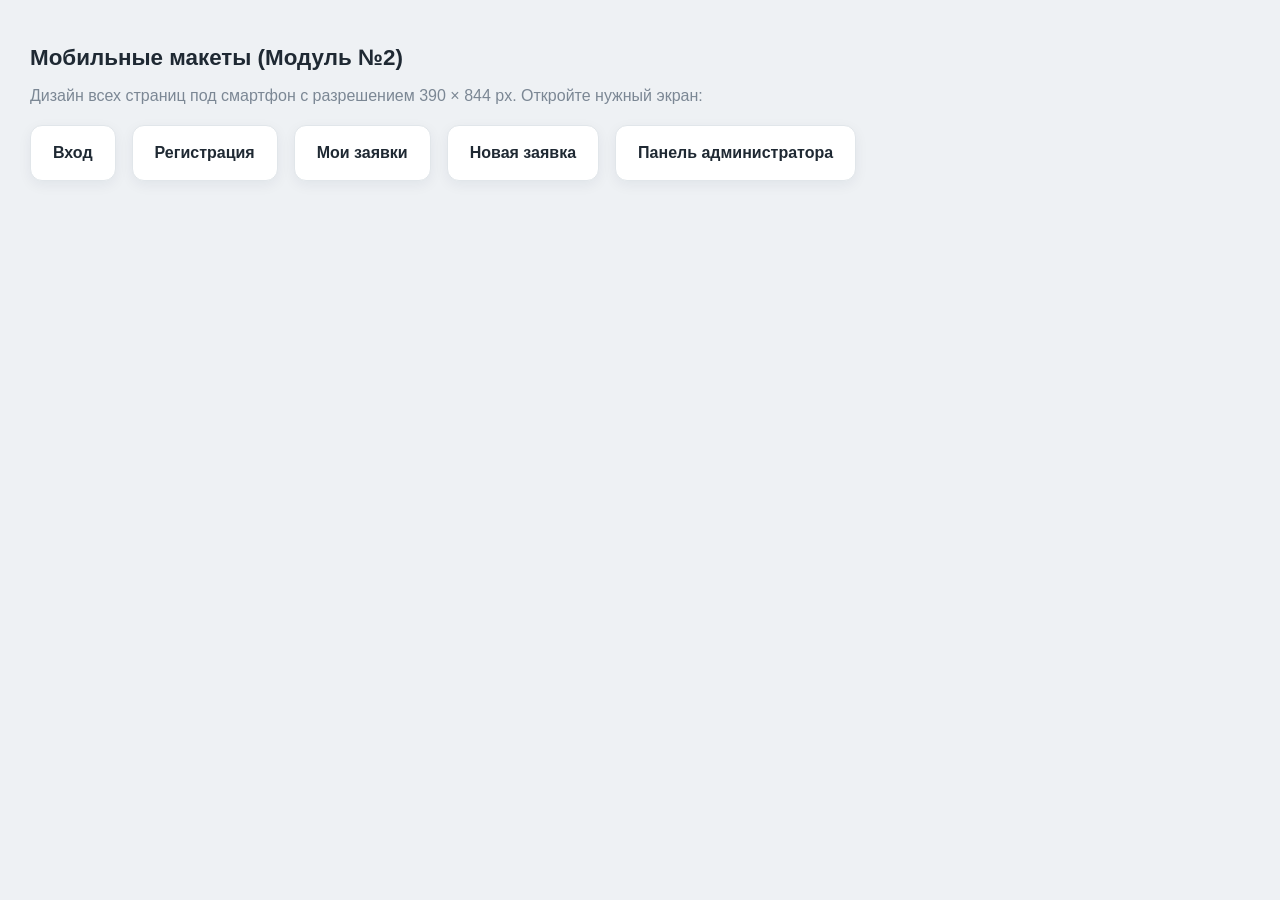
<file: mobile/index.html>
<!DOCTYPE html>
<html lang="ru">
<head>
<meta charset="UTF-8">
<meta name="viewport" content="width=device-width, initial-scale=1.0">
<title>Мобильные макеты 390×844</title>
<style>
    body{font-family:'Segoe UI',Arial,sans-serif;background:#eef1f4;margin:0;padding:30px;color:#1f2933}
    h1{font-size:1.4rem}.muted{color:#7b8794}
    .grid{display:flex;flex-wrap:wrap;gap:16px;margin-top:20px}
    a.tile{display:block;background:#fff;border:1px solid #e1e6ea;border-radius:12px;padding:18px 22px;
        text-decoration:none;color:#1f2933;font-weight:600;box-shadow:0 4px 14px rgba(20,40,60,.06)}
    a.tile:hover{border-color:#1f8a70;color:#1f8a70}
    .open-all{margin-top:20px}
</style>
</head>
<body>
    <h1>Мобильные макеты (Модуль №2)</h1>
    <p class="muted">Дизайн всех страниц под смартфон с разрешением 390 × 844 px. Откройте нужный экран:</p>
    <div class="grid">
        <a class="tile" href="login.html">Вход</a>
        <a class="tile" href="register.html">Регистрация</a>
        <a class="tile" href="dashboard.html">Мои заявки</a>
        <a class="tile" href="create.html">Новая заявка</a>
        <a class="tile" href="admin.html">Панель администратора</a>
    </div>
</body>
</html>
</file>
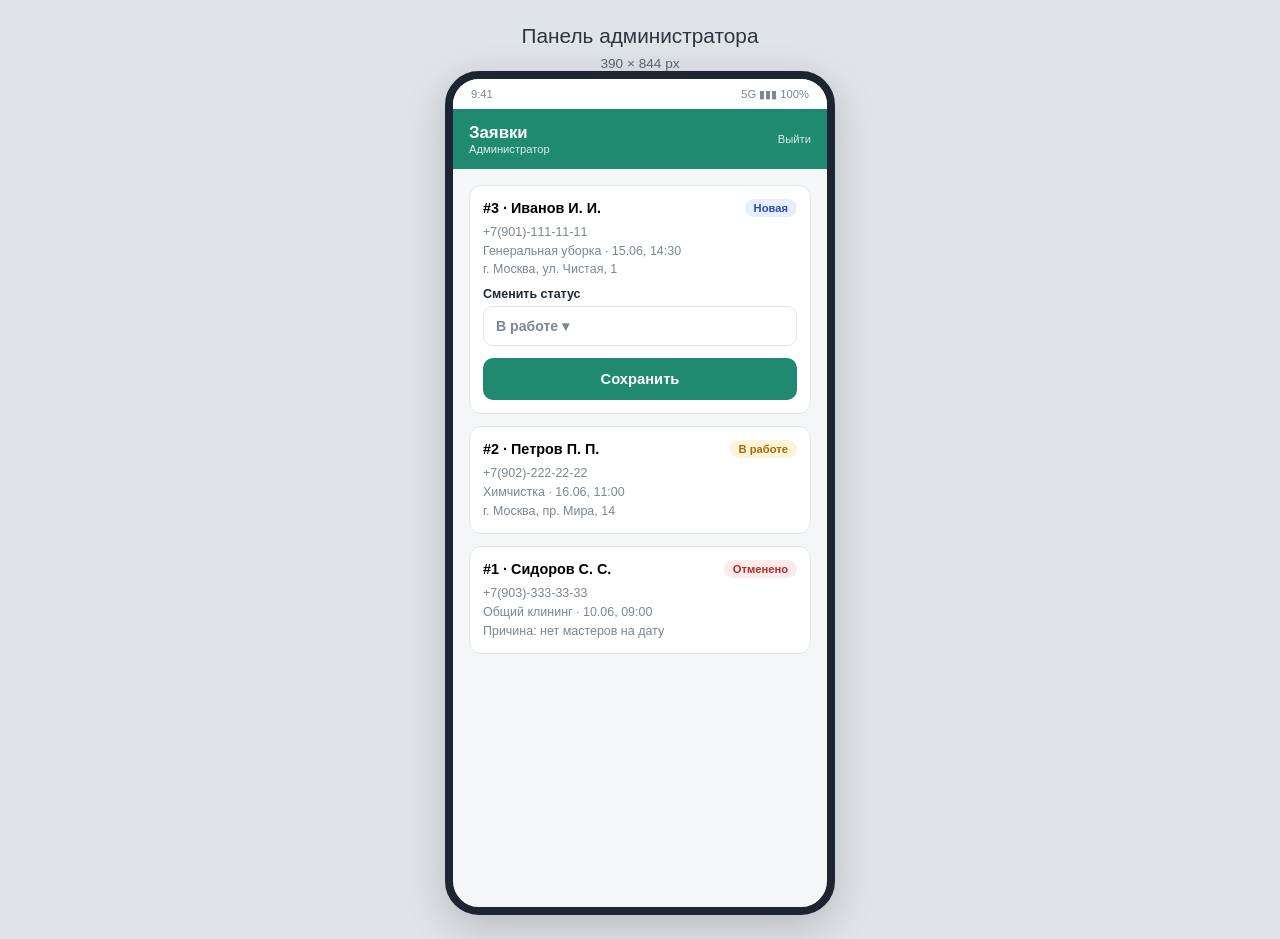
<file: mobile/admin.html>
<!DOCTYPE html>
<html lang="ru">
<head>
<meta charset="UTF-8">
<meta name="viewport" content="width=390, initial-scale=1.0">
<title>Макет: Админка 390×844</title>
<link rel="stylesheet" href="mobile.css">
</head>
<body>
<div>
    <div class="page-title">Панель администратора</div>
    <div class="caption">390 × 844 px</div>
    <div class="phone">
        <div class="status-bar"><span>9:41</span><span>5G ▮▮▮ 100%</span></div>
        <div class="app-bar">
            <div><div class="title">Заявки</div><div class="sub">Администратор</div></div>
            <div class="sub">Выйти</div>
        </div>
        <div class="screen">
            <div class="card">
                <div class="top"><span class="name">#3 · Иванов И. И.</span><span class="badge badge-new">Новая</span></div>
                <div class="meta">+7(901)-111-11-11<br>Генеральная уборка · 15.06, 14:30<br>г. Москва, ул. Чистая, 1</div>
                <label style="margin-top:8px">Сменить статус<div class="select">В работе ▾</div></label>
                <div class="btn">Сохранить</div>
            </div>
            <div class="card">
                <div class="top"><span class="name">#2 · Петров П. П.</span><span class="badge badge-progress">В работе</span></div>
                <div class="meta">+7(902)-222-22-22<br>Химчистка · 16.06, 11:00<br>г. Москва, пр. Мира, 14</div>
            </div>
            <div class="card">
                <div class="top"><span class="name">#1 · Сидоров С. С.</span><span class="badge badge-cancel">Отменено</span></div>
                <div class="meta">+7(903)-333-33-33<br>Общий клининг · 10.06, 09:00<br>Причина: нет мастеров на дату</div>
            </div>
        </div>
    </div>
</div>
</body>
</html>
</file>
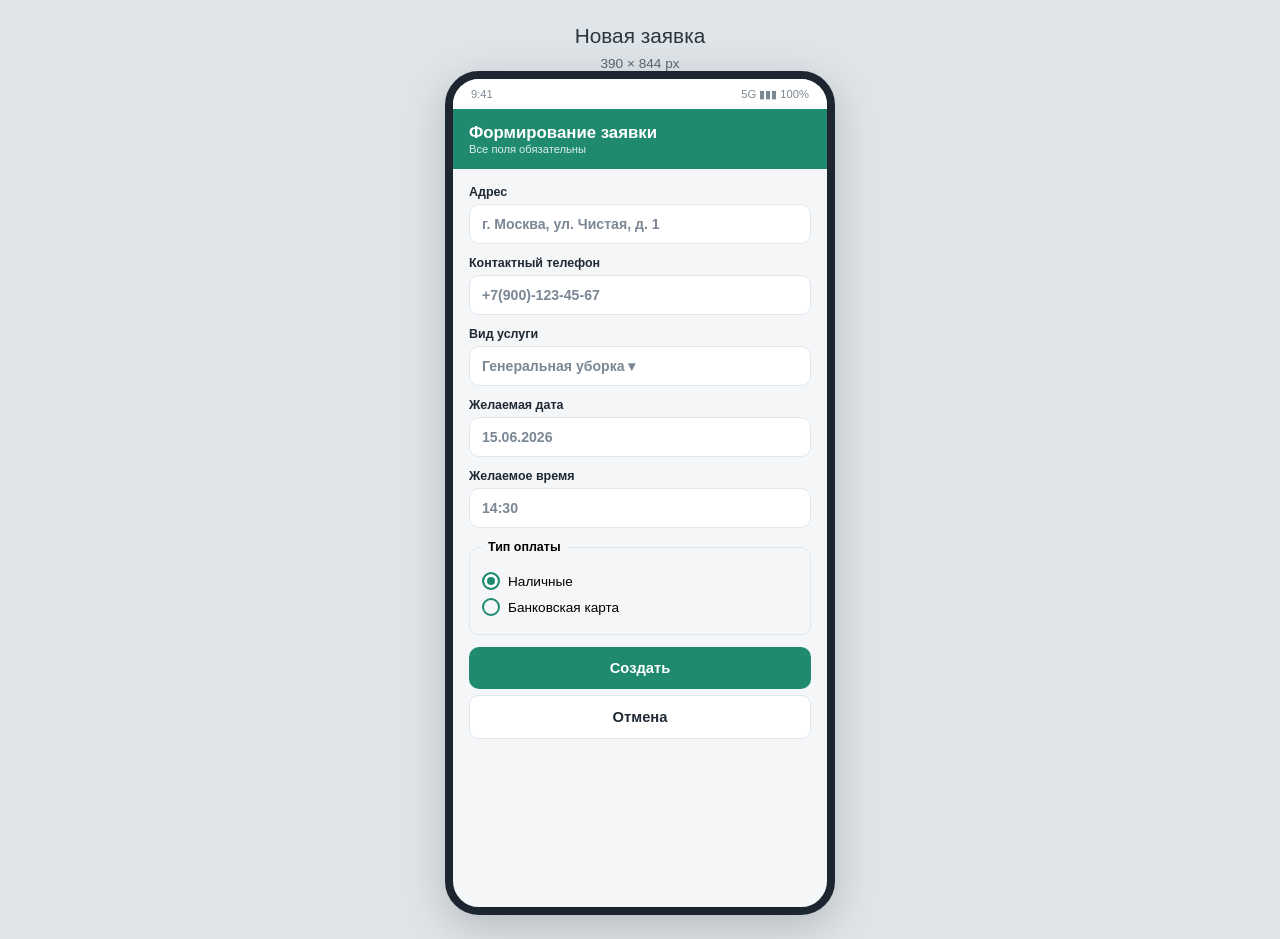
<file: mobile/create.html>
<!DOCTYPE html>
<html lang="ru">
<head>
<meta charset="UTF-8">
<meta name="viewport" content="width=390, initial-scale=1.0">
<title>Макет: Новая заявка 390×844</title>
<link rel="stylesheet" href="mobile.css">
</head>
<body>
<div>
    <div class="page-title">Новая заявка</div>
    <div class="caption">390 × 844 px</div>
    <div class="phone">
        <div class="status-bar"><span>9:41</span><span>5G ▮▮▮ 100%</span></div>
        <div class="app-bar"><div><div class="title">Формирование заявки</div><div class="sub">Все поля обязательны</div></div></div>
        <div class="screen">
            <label>Адрес<div class="input">г. Москва, ул. Чистая, д. 1</div></label>
            <label>Контактный телефон<div class="input">+7(900)-123-45-67</div></label>
            <label>Вид услуги<div class="select">Генеральная уборка ▾</div></label>
            <label>Желаемая дата<div class="input">15.06.2026</div></label>
            <label>Желаемое время<div class="input">14:30</div></label>
            <fieldset>
                <legend>Тип оплаты</legend>
                <div class="radio"><span class="dot on"></span> Наличные</div>
                <div class="radio"><span class="dot"></span> Банковская карта</div>
            </fieldset>
            <div class="btn">Создать</div>
            <div class="btn btn-ghost">Отмена</div>
        </div>
    </div>
</div>
</body>
</html>
</file>
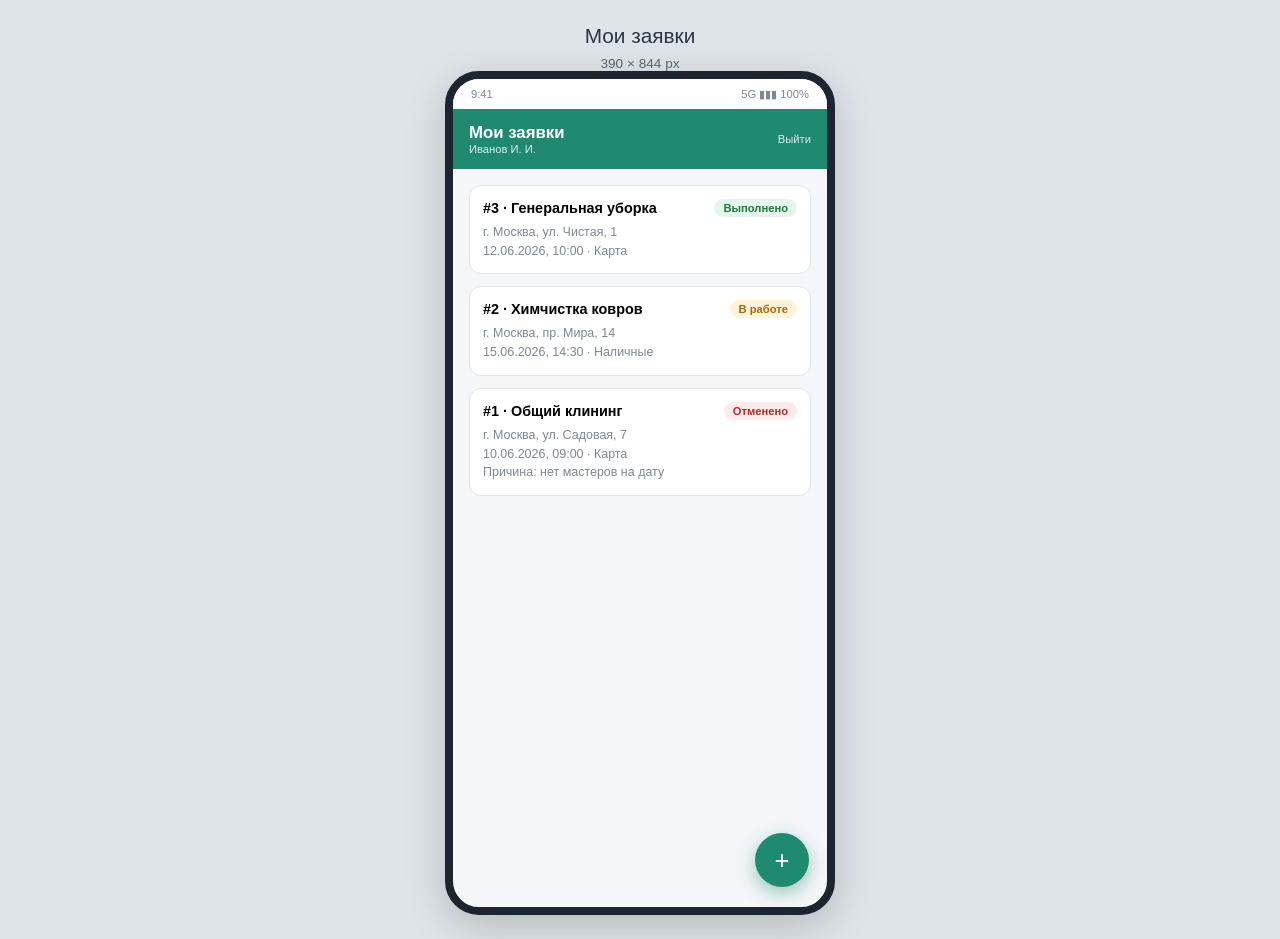
<file: mobile/dashboard.html>
<!DOCTYPE html>
<html lang="ru">
<head>
<meta charset="UTF-8">
<meta name="viewport" content="width=390, initial-scale=1.0">
<title>Макет: Мои заявки 390×844</title>
<link rel="stylesheet" href="mobile.css">
</head>
<body>
<div>
    <div class="page-title">Мои заявки</div>
    <div class="caption">390 × 844 px</div>
    <div class="phone">
        <div class="status-bar"><span>9:41</span><span>5G ▮▮▮ 100%</span></div>
        <div class="app-bar">
            <div><div class="title">Мои заявки</div><div class="sub">Иванов И. И.</div></div>
            <div class="sub">Выйти</div>
        </div>
        <div class="screen">
            <div class="card">
                <div class="top"><span class="name">#3 · Генеральная уборка</span><span class="badge badge-done">Выполнено</span></div>
                <div class="meta">г. Москва, ул. Чистая, 1<br>12.06.2026, 10:00 · Карта</div>
            </div>
            <div class="card">
                <div class="top"><span class="name">#2 · Химчистка ковров</span><span class="badge badge-progress">В работе</span></div>
                <div class="meta">г. Москва, пр. Мира, 14<br>15.06.2026, 14:30 · Наличные</div>
            </div>
            <div class="card">
                <div class="top"><span class="name">#1 · Общий клининг</span><span class="badge badge-cancel">Отменено</span></div>
                <div class="meta">г. Москва, ул. Садовая, 7<br>10.06.2026, 09:00 · Карта<br>Причина: нет мастеров на дату</div>
            </div>
        </div>
        <div class="fab">+</div>
    </div>
</div>
</body>
</html>
</file>
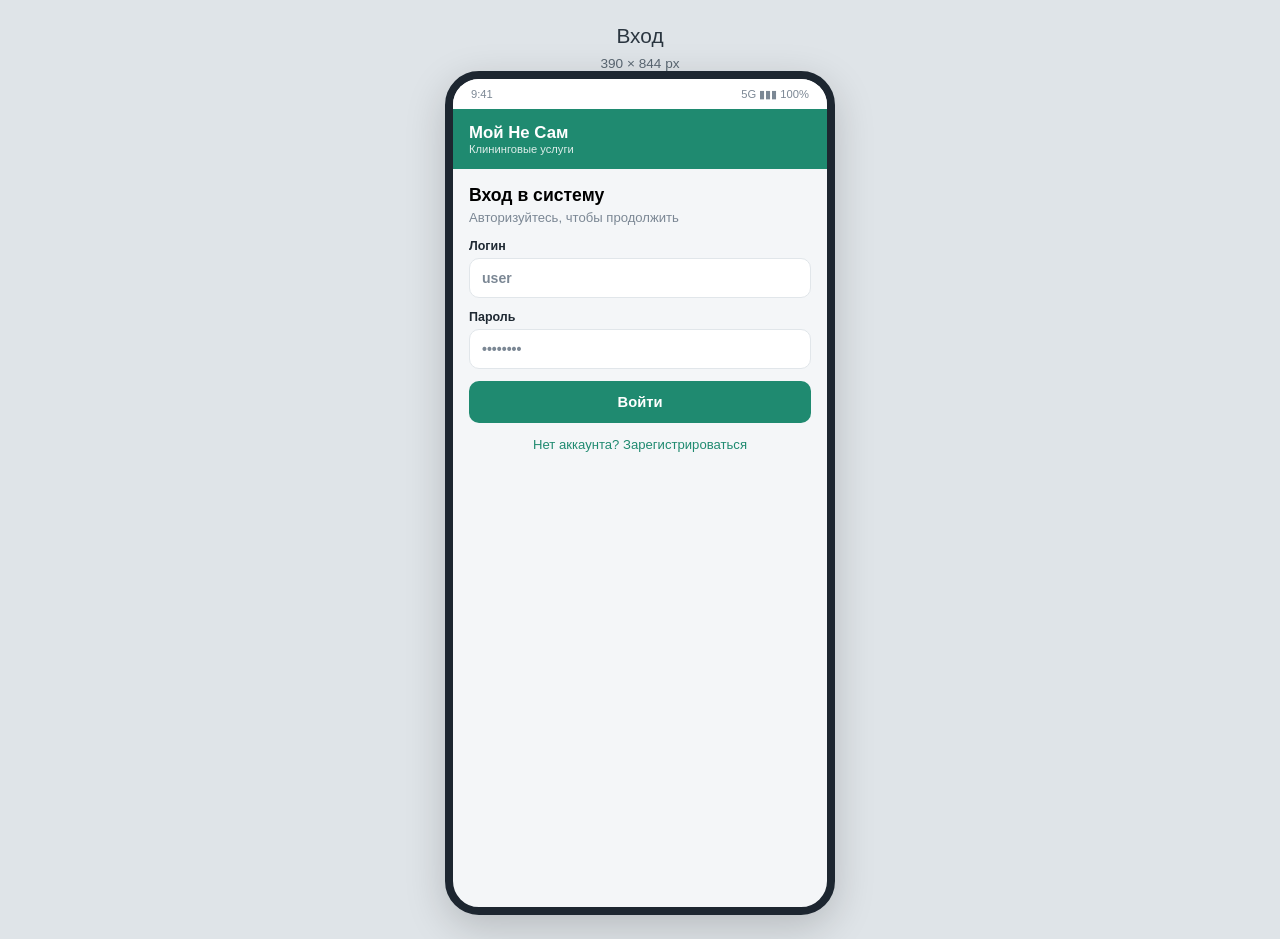
<file: mobile/login.html>
<!DOCTYPE html>
<html lang="ru">
<head>
<meta charset="UTF-8">
<meta name="viewport" content="width=390, initial-scale=1.0">
<title>Макет: Вход 390×844</title>
<link rel="stylesheet" href="mobile.css">
</head>
<body>
<div>
    <div class="page-title">Вход</div>
    <div class="caption">390 × 844 px</div>
    <div class="phone">
        <div class="status-bar"><span>9:41</span><span>5G ▮▮▮ 100%</span></div>
        <div class="app-bar"><div><div class="title">Мой Не Сам</div><div class="sub">Клининговые услуги</div></div></div>
        <div class="screen">
            <h2>Вход в систему</h2>
            <span class="muted">Авторизуйтесь, чтобы продолжить</span>
            <label>Логин<div class="input">user</div></label>
            <label>Пароль<div class="input">••••••••</div></label>
            <div class="btn">Войти</div>
            <a class="link">Нет аккаунта? Зарегистрироваться</a>
        </div>
    </div>
</div>
</body>
</html>
</file>
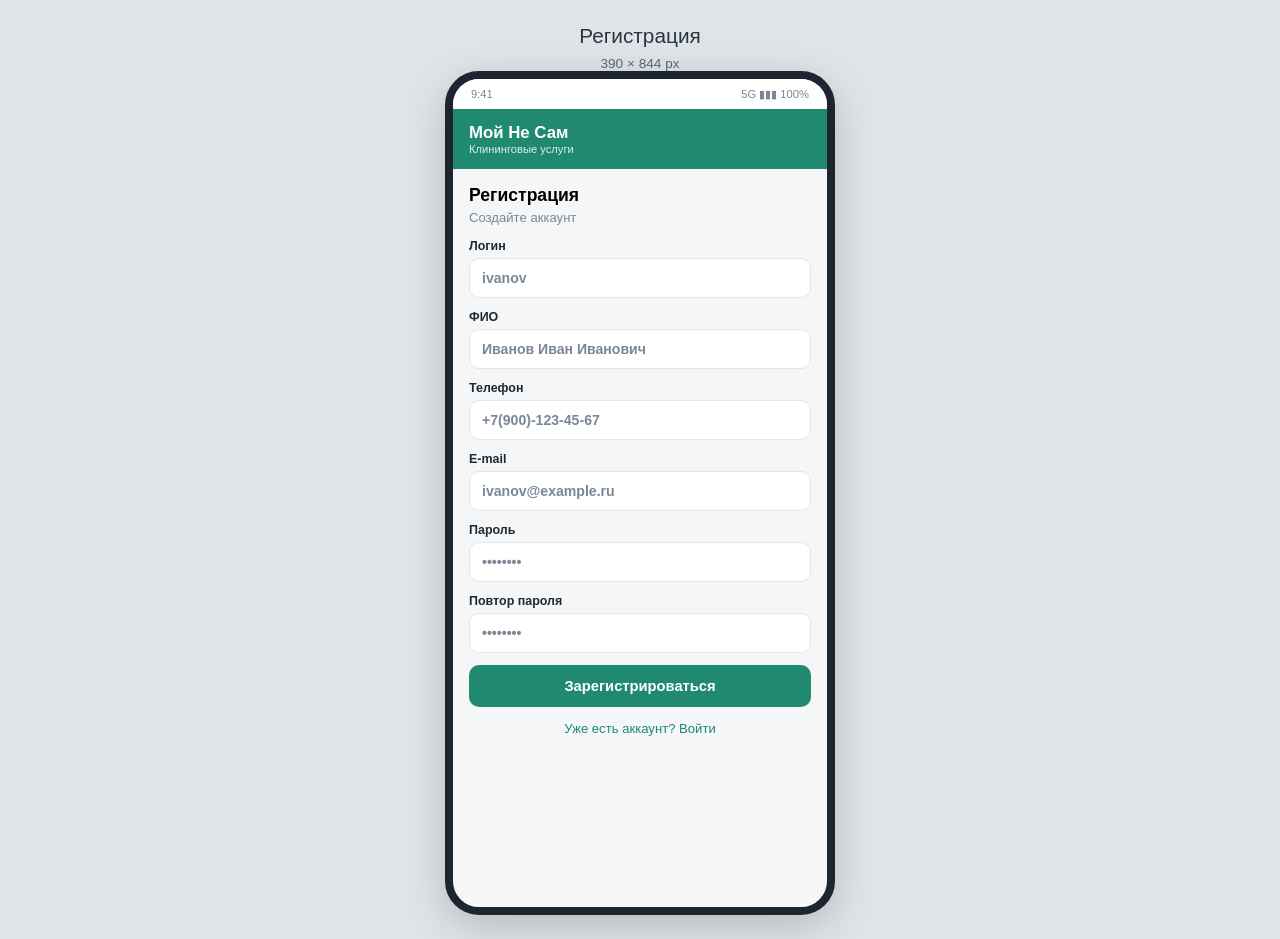
<file: mobile/register.html>
<!DOCTYPE html>
<html lang="ru">
<head>
<meta charset="UTF-8">
<meta name="viewport" content="width=390, initial-scale=1.0">
<title>Макет: Регистрация 390×844</title>
<link rel="stylesheet" href="mobile.css">
</head>
<body>
<div>
    <div class="page-title">Регистрация</div>
    <div class="caption">390 × 844 px</div>
    <div class="phone">
        <div class="status-bar"><span>9:41</span><span>5G ▮▮▮ 100%</span></div>
        <div class="app-bar"><div><div class="title">Мой Не Сам</div><div class="sub">Клининговые услуги</div></div></div>
        <div class="screen">
            <h2>Регистрация</h2>
            <span class="muted">Создайте аккаунт</span>
            <label>Логин<div class="input">ivanov</div></label>
            <label>ФИО<div class="input">Иванов Иван Иванович</div></label>
            <label>Телефон<div class="input">+7(900)-123-45-67</div></label>
            <label>E-mail<div class="input">ivanov@example.ru</div></label>
            <label>Пароль<div class="input">••••••••</div></label>
            <label>Повтор пароля<div class="input">••••••••</div></label>
            <div class="btn">Зарегистрироваться</div>
            <a class="link">Уже есть аккаунт? Войти</a>
        </div>
    </div>
</div>
</body>
</html>
</file>
<file: mobile/mobile.css>
/* Стили мобильных макетов 390×844 px (Модуль №2).
   Это статичные макеты экранов для смартфона. Акцент задаётся
   переменной --accent (синхронно с основным сайтом). */
:root{--accent:#1f8a70;--accent-dark:#15634f;--bg:#f4f6f8;--card:#fff;
    --text:#1f2933;--muted:#7b8794;--border:#e1e6ea;--danger:#d64545;}
*{box-sizing:border-box;margin:0;padding:0;font-family:'Segoe UI',Roboto,Arial,sans-serif}
body{background:#dfe4e8;display:flex;flex-wrap:wrap;gap:24px;padding:24px;justify-content:center}

/* Рамка телефона 390×844 */
.phone{width:390px;height:844px;background:var(--bg);border-radius:34px;overflow:hidden;
    box-shadow:0 12px 40px rgba(0,0,0,.18);position:relative;display:flex;flex-direction:column;border:8px solid #1d2630}
.status-bar{height:30px;background:var(--card);display:flex;align-items:center;justify-content:space-between;
    padding:0 18px;font-size:.7rem;color:var(--muted);flex-shrink:0}
.app-bar{background:var(--accent);color:#fff;padding:14px 16px;display:flex;align-items:center;
    justify-content:space-between;flex-shrink:0}
.app-bar .title{font-weight:700;font-size:1.05rem}
.app-bar .sub{font-size:.7rem;opacity:.85}
.screen{flex:1;overflow-y:auto;padding:16px}
.screen h2{font-size:1.1rem;margin-bottom:4px}
.muted{color:var(--muted);font-size:.82rem;margin-bottom:14px;display:block}

label{display:block;font-size:.78rem;font-weight:600;margin-bottom:12px;color:var(--text)}
.input,.select{width:100%;margin-top:5px;padding:11px 12px;border:1px solid var(--border);
    border-radius:10px;font-size:.88rem;background:#fff;color:var(--muted)}
.btn{display:block;width:100%;background:var(--accent);color:#fff;text-align:center;
    padding:13px;border-radius:10px;font-weight:600;font-size:.92rem;border:none;margin-top:6px}
.btn-ghost{background:#fff;color:var(--text);border:1px solid var(--border)}
.link{color:var(--accent);font-size:.82rem;text-align:center;display:block;margin-top:14px}
.radio{display:flex;align-items:center;gap:8px;font-size:.85rem;font-weight:400;margin:8px 0}
.dot{width:18px;height:18px;border:2px solid var(--accent);border-radius:50%;flex-shrink:0}
.dot.on{background:var(--accent);box-shadow:inset 0 0 0 3px #fff}

.card{background:var(--card);border:1px solid var(--border);border-radius:12px;padding:13px;margin-bottom:12px}
.card .top{display:flex;justify-content:space-between;align-items:center;margin-bottom:6px}
.card .name{font-weight:600;font-size:.9rem}
.card .meta{font-size:.78rem;color:var(--muted);line-height:1.5}
.badge{padding:3px 9px;border-radius:20px;font-size:.7rem;font-weight:600}
.badge-new{background:#e8eefc;color:#2a4bbd}
.badge-progress{background:#fff3da;color:#a86b00}
.badge-done{background:#e7f6ec;color:#1b7a3b}
.badge-cancel{background:#fdeaea;color:#b32d2d}

.fab{position:absolute;right:18px;bottom:20px;background:var(--accent);color:#fff;width:54px;height:54px;
    border-radius:50%;display:grid;place-items:center;font-size:1.6rem;box-shadow:0 6px 18px rgba(31,138,112,.45)}
.caption{width:100%;text-align:center;color:#5a6772;font-size:.85rem;margin-top:8px}
.page-title{width:100%;text-align:center;font-size:1.3rem;color:#2b3640;margin-bottom:4px}
fieldset{border:1px solid var(--border);border-radius:10px;padding:10px 12px;margin-bottom:12px}
legend{font-size:.78rem;font-weight:600;padding:0 6px}
</file>
